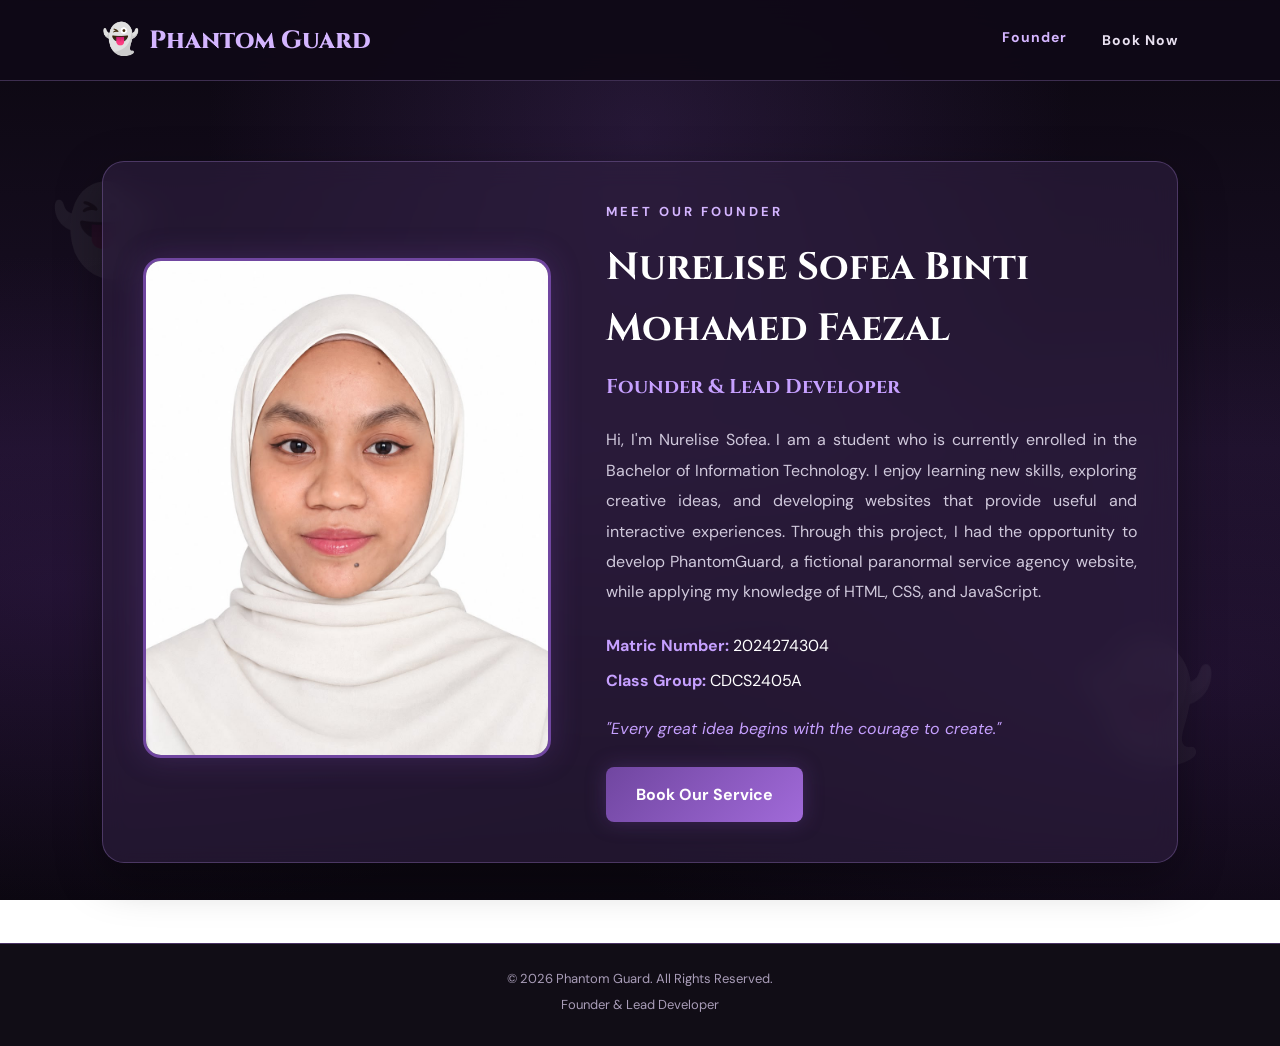
<file: index.html>
<!DOCTYPE html>
<html lang="en">
<head>
    <meta charset="UTF-8">
    <meta name="viewport" content="width=device-width, initial-scale=1.0">

    <title>Founder | Phantom Guard</title>

    <link rel="stylesheet" href="css/style.css">
</head>

<body>

    <!-- Navigation Bar -->
    <header>
        <nav class="navbar">

            <div class="logo">
                <span class="logo-icon">👻</span>
                Phantom Guard
            </div>

            <ul class="nav-links">
                <li>
                    <a href="index.html" class="active">Founder</a>
                </li>

                <li>
                    <a href="booking.html">Book Now</a>
                </li>
            </ul>

        </nav>
    </header>


    <!-- Main Content -->
    <main>

        <!-- Personal Portfolio / Founder Profile -->
        <section class="founder">

            <div class="founder-content">

                <!-- Profile Picture -->
                <div class="founder-image">
                    <img src="images/founder.jpg"
                         alt="Founder Profile Picture">
                </div>


                <!-- Personal Introduction -->
                <div class="founder-details">

                    <p class="founder-label">
                        MEET OUR FOUNDER
                    </p>

                    <h1>
                        Nurelise Sofea Binti Mohamed Faezal
                    </h1>

                    <h3>
                        Founder & Lead Developer
                    </h3>

                    <p class="founder-intro">
                        Hi, I'm Nurelise Sofea. I am a student who is currently
                        enrolled in the Bachelor of Information Technology.
                        I enjoy learning new skills, exploring creative
                        ideas, and developing websites that provide
                        useful and interactive experiences.

                        Through this project, I had the opportunity
                        to develop PhantomGuard, a fictional paranormal
                        service agency website, while applying my
                        knowledge of HTML, CSS, and JavaScript.
                    </p>


                    <!-- Academic Information -->
                    <div class="founder-info">

                        <p>
                            <strong>Matric Number:</strong>
                            2024274304
                        </p>

                        <p>
                            <strong>Class Group:</strong>
                            CDCS2405A
                        </p>

                    </div>


                    <!-- Personal Quote -->
                    <p class="founder-slogan">
                        "Every great idea begins with the courage to create."
                    </p>


                    <!-- Booking Button -->
                    <div class="founder-booking">
                        <a href="booking.html" class="book-btn">
                            Book Our Service
                        </a>
                    </div>

                </div>

            </div>

        </section>

    </main>


    <!-- Footer -->
    <footer>

        <p>
            &copy; 2026 Phantom Guard. All Rights Reserved.
        </p>

        <p>
            Founder & Lead Developer 
        </p>

    </footer>

</body>
</html>
</file>
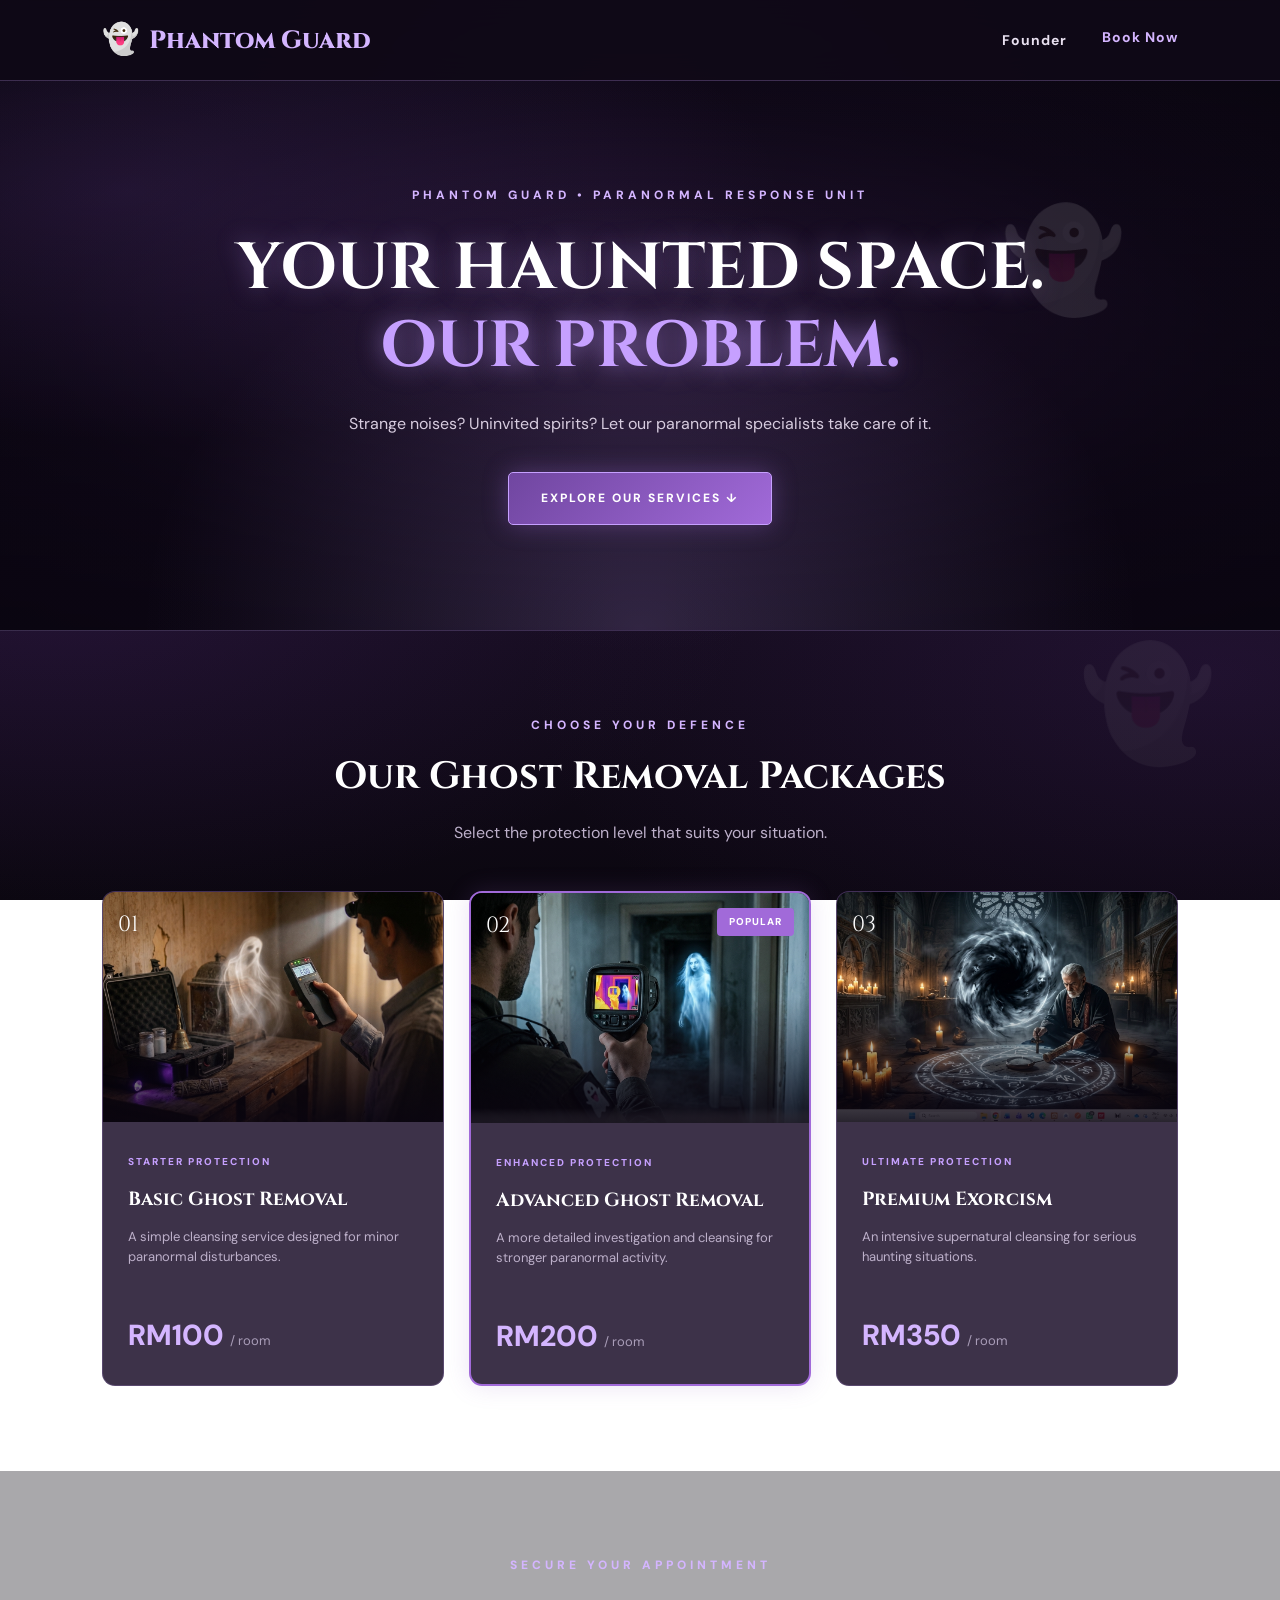
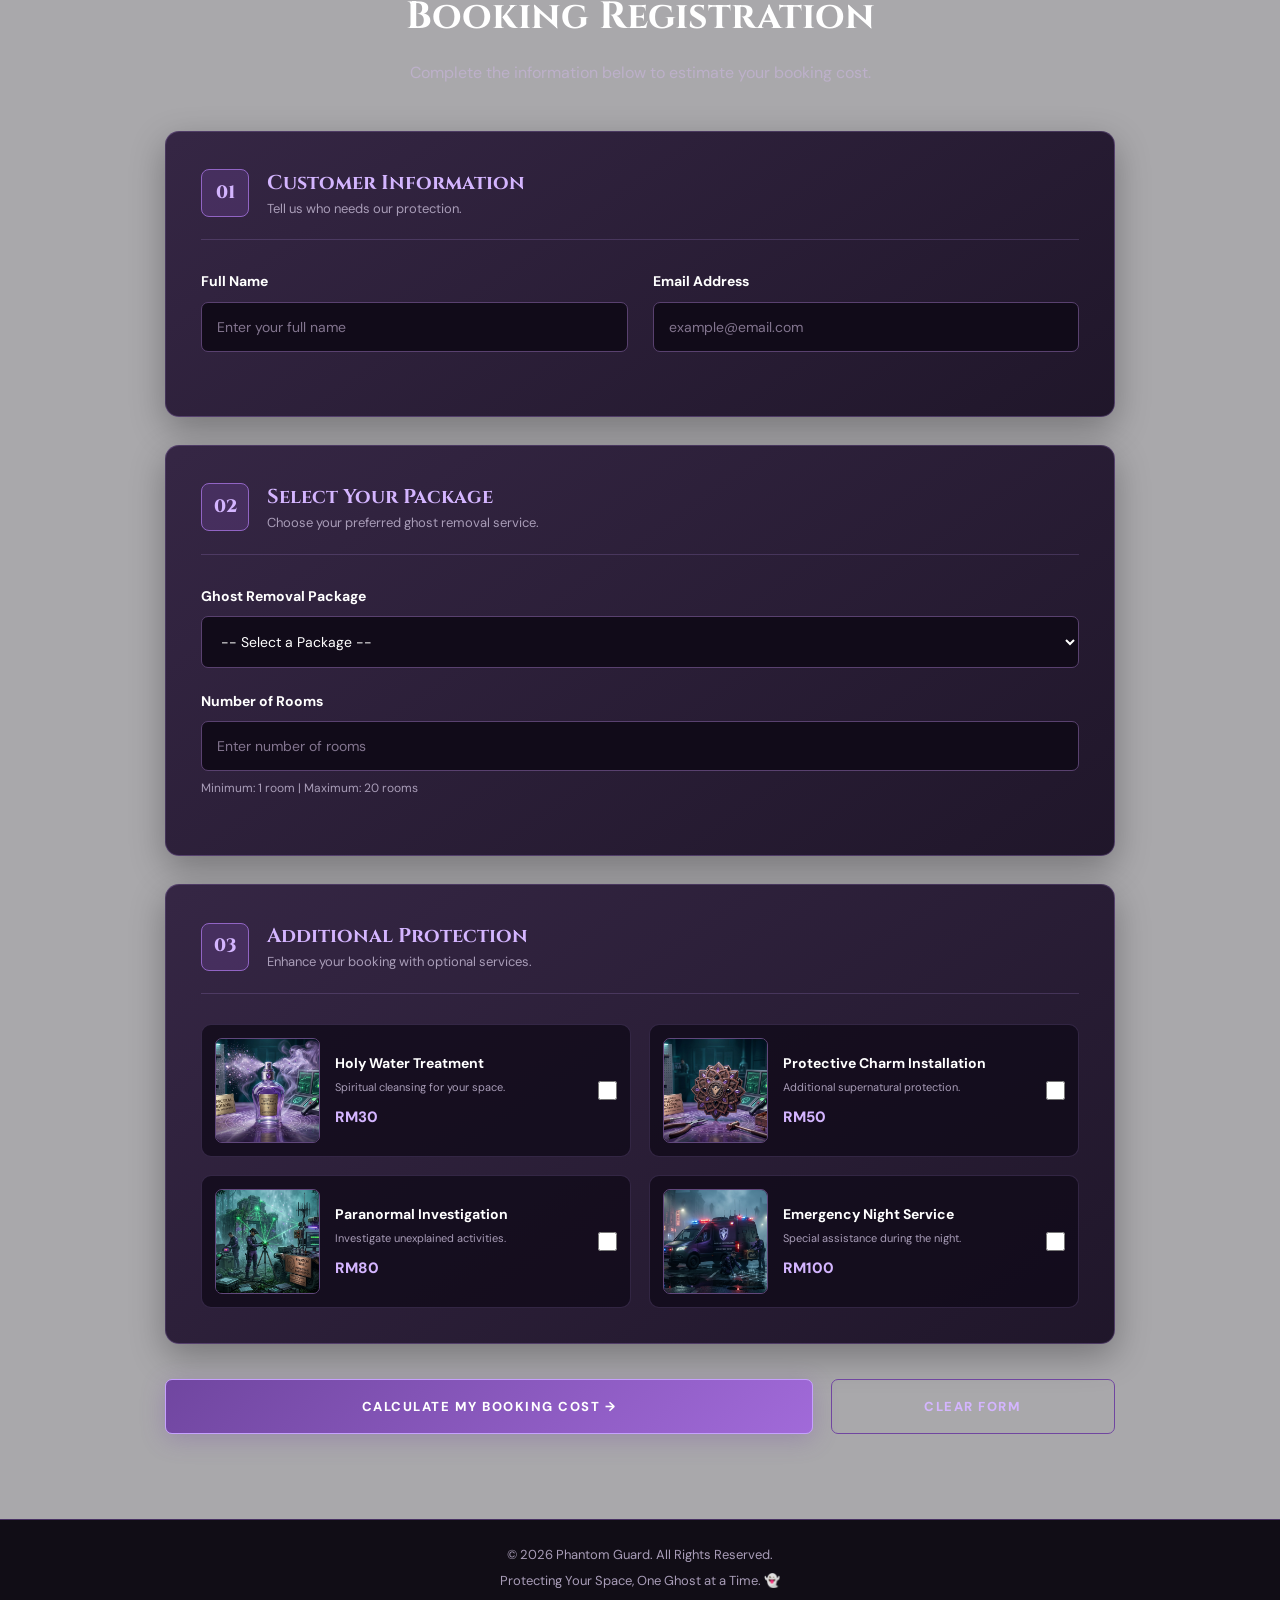
<file: booking.html>
<!DOCTYPE html>
<html lang="en">
<head>
    <meta charset="UTF-8">
    <meta name="viewport" content="width=device-width, initial-scale=1.0">

    <title>Book a Service | Phantom Guard</title>

    <link rel="stylesheet" href="css/style.css">
    <script src="js/script.js" defer></script>
</head>

<body>

    <!-- Navigation Bar -->
    <header>
        <nav class="navbar">

            <div class="logo">
                <span class="logo-icon">👻</span>
                Phantom Guard
            </div>

            <ul class="nav-links">
                <li><a href="index.html">Founder</a></li>
                <li><a href="booking.html" class="active">Book Now</a></li>
            </ul>

        </nav>
    </header>

    <main>

        <!-- Booking Hero Section -->
        <section class="booking-hero">

            <div class="hero-overlay"></div>

            <div class="hero-content">

                <p class="tagline">PHANTOM GUARD • PARANORMAL RESPONSE UNIT</p>

                <h1>
                    YOUR HAUNTED SPACE.
                    <span>OUR PROBLEM.</span>
                </h1>

                <p>
                    Strange noises? Uninvited spirits?
                    Let our paranormal specialists take care of it.
                </p>

                <a href="#bookingForm" class="hero-btn">
                    EXPLORE OUR SERVICES ↓
                </a>

            </div>

            <div class="hero-decoration">👻</div>

        </section>


        <!-- Service Package Section -->
        <section class="package-section">

            <div class="section-heading">
                <p class="section-tag">CHOOSE YOUR DEFENCE</p>
                <h2>Our Ghost Removal Packages</h2>
                <p>Select the protection level that suits your situation.</p>
            </div>

            <div class="package-grid">

                <!-- Basic Package -->
                <div class="package-card">

                    <div class="service-image">
                        <img src="images/basicGhostRemoval.jpg"
                             alt="Basic ghost removal service">
                        <span class="image-number">01</span>
                    </div>

                    <div class="package-content">
                        <span class="package-label">STARTER PROTECTION</span>
                        <h3>Basic Ghost Removal</h3>

                        <p>
                            A simple cleansing service designed
                            for minor paranormal disturbances.
                        </p>

                        <div class="package-price">
                            RM100 <span>/ room</span>
                        </div>
                    </div>

                </div>


                <!-- Advanced Package -->
                <div class="package-card featured-package">

                    <div class="service-image">
                        <img src="images/advancedGhostRemoval.jpg"
                             alt="Advanced ghost removal service">
                        <span class="image-number">02</span>
                        <span class="popular-label">POPULAR</span>
                    </div>

                    <div class="package-content">
                        <span class="package-label">ENHANCED PROTECTION</span>
                        <h3>Advanced Ghost Removal</h3>

                        <p>
                            A more detailed investigation and
                            cleansing for stronger paranormal activity.
                        </p>

                        <div class="package-price">
                            RM200 <span>/ room</span>
                        </div>
                    </div>

                </div>


                <!-- Premium Package -->
                <div class="package-card">

                    <div class="service-image">
                        <img src="images/premiumExorcism.jpg"
                             alt="Premium exorcism service">
                        <span class="image-number">03</span>
                    </div>

                    <div class="package-content">
                        <span class="package-label">ULTIMATE PROTECTION</span>
                        <h3>Premium Exorcism</h3>

                        <p>
                            An intensive supernatural cleansing
                            for serious haunting situations.
                        </p>

                        <div class="package-price">
                            RM350 <span>/ room</span>
                        </div>
                    </div>

                </div>

            </div>

        </section>


        <!-- Booking Form -->
        <section class="booking-section" id="bookingForm">

            <div class="section-heading">
                <p class="section-tag">SECURE YOUR APPOINTMENT</p>
                <h2>Booking Registration</h2>
                <p>Complete the information below to estimate your booking cost.</p>
            </div>


            <form id="bookingFormElement" novalidate>

                <!-- Customer Information -->
                <div class="form-card">

                    <div class="form-heading">
                        <span>01</span>
                        <div>
                            <h2>Customer Information</h2>
                            <p>Tell us who needs our protection.</p>
                        </div>
                    </div>

                    <div class="form-grid">

                        <div class="form-group">
                            <label for="customerName">Full Name</label>
                            <input type="text" id="customerName" placeholder="Enter your full name" required>
                            <small class="error-message" id="nameError"></small>
                        </div>

                        <div class="form-group">
                            <label for="customerEmail">Email Address</label>
                            <input type="email" id="customerEmail" placeholder="example@email.com" required>
                            <small class="error-message" id="emailError"></small>
                        </div>

                    </div>

                </div>


                <!-- Package Selection -->
                <div class="form-card">

                    <div class="form-heading">
                        <span>02</span>
                        <div>
                            <h2>Select Your Package</h2>
                            <p>Choose your preferred ghost removal service.</p>
                        </div>
                    </div>

                    <div class="form-group">

                        <label for="package">Ghost Removal Package</label>

                        <select id="package" required>

                            <option value="">-- Select a Package --</option>

                            <option value="100">
                                Basic Ghost Removal - RM100 per room
                            </option>

                            <option value="200">
                                Advanced Ghost Removal - RM200 per room
                            </option>

                            <option value="350">
                                Premium Exorcism - RM350 per room
                            </option>

                        </select>
                        <small class="error-message" id="packageError"></small>

                    </div>

                    <div class="form-group">

                        <label for="quantity">Number of Rooms</label>

                        <input type="number" id="quantity" min="1" max="20" placeholder="Enter number of rooms" required>

                        <small>Minimum: 1 room | Maximum: 20 rooms</small>

                        <small class="error-message" id="quantityError"></small>

                    </div>

                </div>


                <!-- Extra Services -->
                <div class="form-card">

                    <div class="form-heading">
                        <span>03</span>
                        <div>
                            <h2>Additional Protection</h2>
                            <p>Enhance your booking with optional services.</p>
                        </div>
                    </div>

                    <div class="extra-grid">

                        <!-- Holy Water -->
                        <label class="extra-option">

                            <img src="images/holyWater.jpg"
                                 alt="Holy water treatment">

                            <div class="extra-info">
                                <h3>Holy Water Treatment</h3>
                                <p>Spiritual cleansing for your space.</p>
                                <span>RM30</span>
                            </div>

                            <input
                                type="checkbox"
                                class="extra"
                                value="30"
                                data-name="Holy Water Treatment"
                            >

                        </label>


                        <!-- Protective Charm -->
                        <label class="extra-option">

                            <img src="images/protectiveCharm.jpg"
                                 alt="Protective charm installation">

                            <div class="extra-info">
                                <h3>Protective Charm Installation</h3>
                                <p>Additional supernatural protection.</p>
                                <span>RM50</span>
                            </div>

                            <input
                                type="checkbox"
                                class="extra"
                                value="50"
                                data-name="Protective Charm Installation"
                            >

                        </label>


                        <!-- Investigation -->
                        <label class="extra-option">

                            <img src="images/paranormalInvestigation.jpg"
                                 alt="Paranormal investigation">

                            <div class="extra-info">
                                <h3>Paranormal Investigation</h3>
                                <p>Investigate unexplained activities.</p>
                                <span>RM80</span>
                            </div>

                            <input
                                type="checkbox"
                                class="extra"
                                value="80"
                                data-name="Paranormal Investigation"
                            >

                        </label>


                        <!-- Emergency Service -->
                        <label class="extra-option">

                            <img src="images/emergencyNight.jpg"
                                 alt="Emergency night service">

                            <div class="extra-info">
                                <h3>Emergency Night Service</h3>
                                <p>Special assistance during the night.</p>
                                <span>RM100</span>
                            </div>

                            <input
                                type="checkbox"
                                class="extra"
                                value="100"
                                data-name="Emergency Night Service"
                            >

                        </label>

                    </div>

                </div>


                <!-- Calculate Buttons -->
                <div class="calculate-area">

                    <button type="submit" class="calculate-btn">
                        CALCULATE MY BOOKING COST →
                    </button>

                    <button type="reset" class="reset-btn">
                        CLEAR FORM
                    </button>

                </div>

            </form>


            <!-- Booking Result -->
            <div id="bookingResult" class="result-card" hidden>

                <div class="result-heading">
                    <span>👻</span>
                    <div>
                        <p class="section-tag">MISSION DETAILS</p>
                        <h2>Booking Summary</h2>
                    </div>
                </div>

                <div id="resultDetails"></div>

                <div class="total-price">

                    <span>Total Booking Cost</span>

                    <h2 id="totalCost">RM0.00</h2>

                </div>

                <p class="result-note">
                    Thank you for choosing PhantomGuard.
                    Your space deserves peace of mind.
                </p>

            </div>

        </section>

    </main>


    <!-- Footer -->
    <footer>

        <p>&copy; 2026 Phantom Guard. All Rights Reserved.</p>

        <p>Protecting Your Space, One Ghost at a Time. 👻</p>

    </footer>

</body>
</html>
</file>
<file: css/style.css>
/* =========================================
   1. GENERAL SETTINGS
========================================= */

@import url('https://fonts.googleapis.com/css2?family=Cinzel:wght@400;500;600;700;800&family=DM+Sans:wght@400;500;600;700&display=swap');

* {
    margin: 0;
    padding: 0;
    box-sizing: border-box;
}

html {
    scroll-behavior: smooth;
}

body {
    font-family: 'DM Sans', Arial, sans-serif;
    color: #ffffff;
    line-height: 1.6;
    min-height: 100vh;
    overflow-x: hidden;

    background:
        radial-gradient(ellipse at 50% 15%, rgba(112,70,160,0.23), transparent 48%),
        radial-gradient(ellipse at 5% 65%, rgba(91,43,135,0.20), transparent 40%),
        radial-gradient(ellipse at 95% 75%, rgba(91,43,135,0.18), transparent 40%),
        linear-gradient(180deg, #0b0710, #1b1027 50%, #0b0710);

    background-attachment: fixed;
}

h1, h2, h3 {
    font-family: 'Cinzel', Georgia, serif;
}

button, input, select {
    font-family: 'DM Sans', Arial, sans-serif;
}

header,
main,
footer {
    position: relative;
    z-index: 1;
}


/* =========================================
   2. FLOATING GHOST BACKGROUND
========================================= */

body::before {
    content: "👻";
    position: fixed;
    top: 18%;
    left: 4%;
    font-size: 85px;
    opacity: 0.07;
    pointer-events: none;
    z-index: 0;
    animation: ghostFloat 8s ease-in-out infinite;
}

body::after {
    content: "👻";
    position: fixed;
    right: 5%;
    bottom: 12%;
    font-size: 110px;
    opacity: 0.06;
    pointer-events: none;
    z-index: 0;
    animation: ghostFloat 10s ease-in-out infinite reverse;
}

@keyframes ghostFloat {
    0%, 100% {
        transform: translateY(0) rotate(-8deg);
    }

    50% {
        transform: translateY(-30px) rotate(8deg);
    }
}


/* =========================================
   3. NAVIGATION BAR
========================================= */

header {
    background: rgba(15, 9, 23, 0.94);
    border-bottom: 1px solid rgba(198,160,255,0.25);
    position: sticky;
    top: 0;
    z-index: 100;
    width: 100%;
    backdrop-filter: blur(15px);
}

.navbar {
    display: flex;
    justify-content: space-between;
    align-items: center;
    height: 80px;
    padding: 0 8%;
}

.logo {
    display: flex;
    align-items: center;
    gap: 10px;
    color: #d4b5ff;
    font-family: 'Cinzel', Georgia, serif;
    font-size: 25px;
    font-weight: 800;
    line-height: 1;
    white-space: nowrap;
}

.logo-icon {
    font-size: 30px;
    animation: logoFloat 3s ease-in-out infinite;
}

@keyframes logoFloat {
    0%, 100% {
        transform: translateY(0);
    }

    50% {
        transform: translateY(-5px);
    }
}

.nav-links {
    display: flex;
    align-items: center;
    list-style: none;
    gap: 35px;
}

.nav-links a {
    display: inline-block;
    text-decoration: none;
    color: #e8e0f0;
    font-size: 14px;
    font-weight: 700;
    letter-spacing: 1px;
    transition: 0.3s;
}

.nav-links a:hover,
.nav-links a.active {
    color: #d4b5ff;
    transform: translateY(-3px);
}


/* =========================================
   4. FOUNDER PAGE
========================================= */

.founder {
    min-height: 750px;
    padding: 80px 8%;
    display: flex;
    align-items: center;
}

.founder-content {
    max-width: 1100px;
    width: 100%;
    margin: auto;
    display: flex;
    align-items: center;
    gap: 55px;

    background: rgba(45,30,62,0.65);
    border: 1px solid rgba(198,160,255,0.25);
    border-radius: 22px;
    padding: 40px;
    backdrop-filter: blur(12px);

    box-shadow: 0 15px 45px rgba(0,0,0,0.35);
    transition: 0.4s;
}

.founder-content:hover {
    border-color: #9164c4;
    box-shadow: 0 15px 50px rgba(112,70,160,0.3);
}

.founder-image {
    flex: 1;
}

.founder-image img {
    width: 100%;
    max-width: 420px;
    height: 500px;
    object-fit: cover;
    border-radius: 18px;
    border: 3px solid #7046a0;
    box-shadow: 0 0 30px rgba(112,70,160,0.3);
    transition: 0.5s;
}

.founder-image img:hover {
    transform: scale(1.04);
    box-shadow: 0 0 35px rgba(198,160,255,0.5);
}

.founder-details {
    flex: 1.3;
    min-width: 0;
}

.founder-label {
    color: #d4b5ff;
    font-size: 13px;
    font-weight: bold;
    letter-spacing: 3px;
    margin-bottom: 15px;
}

.founder-details h1 {
    font-size: 38px;
    margin-bottom: 12px;
}

.founder-details h3 {
    color: #c6a0ff;
    font-size: 20px;
    margin-bottom: 22px;
}

.founder-intro {
    color: #d0c9dc;
    line-height: 1.9;
    margin-bottom: 25px;
    text-align: justify;
}

.founder-info {
    margin-bottom: 22px;
}

.founder-info p {
    margin-bottom: 10px;
}

.founder-info strong {
    color: #c6a0ff;
}

.founder-slogan {
    color: #c6a0ff;
    font-style: italic;
    margin-bottom: 10px;
}

.founder-booking {
    margin-top: 25px;
}

.founder-booking .book-btn {
    display: inline-block;
    background: linear-gradient(135deg, #7046a0, #a16ad9);
    color: #ffffff;
    padding: 15px 30px;
    border-radius: 8px;
    text-decoration: none;
    font-weight: bold;
    transition: 0.3s;
    box-shadow: 0 0 20px rgba(112,70,160,0.35);
}

.founder-booking .book-btn:hover {
    transform: translateY(-4px);
    box-shadow: 0 0 30px rgba(198,160,255,0.6);
}


/* =========================================
   5. FOOTER
========================================= */

footer {
    background: rgba(10,6,15,0.97);
    text-align: center;
    padding: 25px 10px;
    border-top: 1px solid #493263;
}

footer p {
    color: #a99db8;
    font-size: 13px;
    margin-bottom: 5px;
}


/* =========================================
   6. BOOKING HERO SECTION
========================================= */

.booking-hero {
    min-height: 550px;
    position: relative;
    display: flex;
    align-items: center;
    justify-content: center;
    text-align: center;
    overflow: hidden;
    padding: 90px 8%;

    background:
        linear-gradient(rgba(10,5,17,0.55), rgba(10,5,17,0.88)),
        radial-gradient(ellipse at center, #54316f, #170d22 65%, #09060e);
    border-bottom: 1px solid rgba(198,160,255,0.25);
}

.booking-hero::before {
    content: "";
    position: absolute;
    inset: 0;
    background:
        radial-gradient(ellipse at 50% 100%, rgba(198,160,255,0.20), transparent 55%),
        radial-gradient(ellipse at 10% 20%, rgba(112,70,160,0.25), transparent 40%);
    animation: heroGlow 5s ease-in-out infinite alternate;
}

@keyframes heroGlow {
    from {
        opacity: 0.5;
    }

    to {
        opacity: 1;
    }
}

.hero-overlay {
    position: absolute;
    inset: 0;
    background: linear-gradient(90deg, rgba(10,5,17,0.2), transparent, rgba(10,5,17,0.2));
}

.hero-content {
    position: relative;
    z-index: 2;
    max-width: 850px;
}

.tagline,
.section-tag {
    color: #d4b5ff;
    font-size: 12px;
    font-weight: 800;
    letter-spacing: 4px;
}

.booking-hero h1 {
    font-size: clamp(35px, 6vw, 65px);
    line-height: 1.2;
    margin: 25px 0;
    text-shadow: 0 0 25px rgba(198,160,255,0.35);
}

.booking-hero h1 span {
    display: block;
    color: #c6a0ff;
    text-shadow: 0 0 25px rgba(198,160,255,0.6);
}

.booking-hero .hero-content > p:not(.tagline) {
    color: #d7ccdf;
    font-size: 16px;
    max-width: 650px;
    margin: 0 auto 35px;
}

.hero-btn {
    display: inline-block;
    padding: 16px 32px;
    color: #ffffff;
    background: linear-gradient(135deg, #7046a0, #a16ad9);
    border: 1px solid #c6a0ff;
    border-radius: 5px;
    text-decoration: none;
    font-weight: 800;
    font-size: 12px;
    letter-spacing: 2px;
    transition: 0.3s;
    box-shadow: 0 0 25px rgba(145,100,196,0.4);
}

.hero-btn:hover {
    transform: translateY(-5px);
    box-shadow: 0 0 35px rgba(198,160,255,0.65);
    background: linear-gradient(135deg, #9164c4, #c6a0ff);
}

.hero-decoration {
    position: absolute;
    right: 12%;
    top: 18%;
    font-size: 100px;
    opacity: 0.12;
    animation: ghostFloat 7s ease-in-out infinite;
}


/* =========================================
   7. SECTION HEADINGS
========================================= */

.section-heading {
    text-align: center;
    max-width: 750px;
    margin: 0 auto 45px;
}

.section-heading h2 {
    font-size: clamp(26px, 4vw, 38px);
    margin: 12px 0;
    color: #ffffff;
}

.section-heading > p:last-child {
    color: #bdb0ca;
}


/* =========================================
   8. PACKAGE CARDS
========================================= */

.package-section {
    padding: 85px 8%;
}

.package-grid {
    max-width: 1150px;
    margin: auto;
    display: grid;
    grid-template-columns: repeat(3, 1fr);
    gap: 25px;
}

.package-card {
    position: relative;
    overflow: hidden;
    background: rgba(35,22,48,0.88);
    border: 1px solid rgba(198,160,255,0.2);
    border-radius: 13px;
    transition: 0.4s;
}

.package-card:hover {
    transform: translateY(-10px);
    border-color: #c6a0ff;
    box-shadow: 0 15px 40px rgba(112,70,160,0.35);
}

.featured-package {
    border: 2px solid #a16ad9;
    box-shadow: 0 0 25px rgba(145,100,196,0.18);
}

.service-image {
    height: 230px;
    position: relative;
    overflow: hidden;
}

.service-image img {
    width: 100%;
    height: 100%;
    object-fit: cover;
    transition: transform 0.6s;
}

.package-card:hover .service-image img {
    transform: scale(1.1);
}

.service-image::after {
    content: "";
    position: absolute;
    inset: 0;
    background: linear-gradient(transparent 45%, rgba(10,5,17,0.85));
}

.image-number {
    position: absolute;
    top: 15px;
    left: 15px;
    z-index: 2;
    font-family: 'Cinzel', Georgia, serif;
    font-size: 22px;
    color: #ffffff;
    text-shadow: 0 0 12px #000000;
}

.popular-label {
    position: absolute;
    top: 15px;
    right: 15px;
    z-index: 2;
    padding: 6px 12px;
    background: #a16ad9;
    border-radius: 4px;
    font-size: 10px;
    font-weight: 800;
    letter-spacing: 1px;
}

.package-content {
    padding: 25px;
}

.package-label {
    color: #c6a0ff;
    font-size: 10px;
    font-weight: 800;
    letter-spacing: 2px;
}

.package-content h3 {
    font-size: 19px;
    margin: 12px 0;
}

.package-content p {
    color: #bdb0ca;
    font-size: 13px;
    min-height: 65px;
}

.package-price {
    color: #d4b5ff;
    font-size: 29px;
    font-weight: 800;
    margin-top: 20px;
}

.package-price span {
    font-size: 13px;
    color: #a99db8;
    font-weight: 400;
}


/* =========================================
   9. BOOKING FORM SECTION
========================================= */

.booking-section {
    padding: 85px 8%;
    background: rgba(10,6,15,0.35);
}

#bookingFormElement {
    max-width: 950px;
    margin: auto;
}

.form-card {
    max-width: 950px;
    margin: 0 auto 28px;
    padding: 35px;
    background: linear-gradient(145deg, rgba(46,30,62,0.94), rgba(23,13,34,0.94));
    border: 1px solid rgba(198,160,255,0.22);
    border-radius: 14px;
    box-shadow: 0 12px 35px rgba(0,0,0,0.3);
    transition: 0.3s;
}

.form-card:hover {
    border-color: rgba(198,160,255,0.6);
    box-shadow: 0 12px 40px rgba(112,70,160,0.2);
}

.form-heading {
    display: flex;
    align-items: center;
    gap: 18px;
    margin-bottom: 30px;
    padding-bottom: 20px;
    border-bottom: 1px solid rgba(198,160,255,0.18);
}

.form-heading > span {
    min-width: 48px;
    height: 48px;
    display: flex;
    align-items: center;
    justify-content: center;
    background: rgba(112,70,160,0.3);
    border: 1px solid #9164c4;
    border-radius: 8px;
    color: #d4b5ff;
    font-family: 'Cinzel', Georgia, serif;
    font-size: 18px;
    font-weight: 800;
}

.form-heading h2 {
    font-size: 20px;
    color: #d4b5ff;
}

.form-heading p {
    color: #a99db8;
    font-size: 13px;
}

.form-grid {
    display: grid;
    grid-template-columns: 1fr 1fr;
    gap: 25px;
}

.form-group {
    margin-bottom: 22px;
}

.form-group label {
    display: block;
    color: #ffffff;
    font-weight: 700;
    font-size: 14px;
    margin-bottom: 9px;
}

.form-group input,
.form-group select {
    width: 100%;
    padding: 15px;
    background: #110b19;
    color: #ffffff;
    border: 1px solid #59416f;
    border-radius: 7px;
    outline: none;
    font-size: 14px;
    transition: 0.3s;
}

.form-group input::placeholder {
    color: #83758f;
}

.form-group input:hover,
.form-group select:hover {
    border-color: #9164c4;
}

.form-group input:focus,
.form-group select:focus {
    border-color: #c6a0ff;
    box-shadow: 0 0 15px rgba(198,160,255,0.2);
}

/* Normal instruction text */

.form-group small:not(.error-message) {
    display: block;
    color: #a99db8;
    font-size: 12px;
    margin-top: 8px;
}


/* =========================================
   10. EXTRA SERVICE IMAGE CARDS
========================================= */

.extra-grid {
    display: grid;
    grid-template-columns: repeat(2, 1fr);
    gap: 18px;
}

.extra-option {
    display: flex;
    align-items: center;
    gap: 15px;
    padding: 13px;
    position: relative;
    background: rgba(17,11,25,0.8);
    border: 1px solid rgba(198,160,255,0.17);
    border-radius: 10px;
    cursor: pointer;
    transition: 0.3s;
}

.extra-option:hover {
    background: rgba(112,70,160,0.18);
    border-color: #9164c4;
    transform: translateY(-4px);
    box-shadow: 0 8px 22px rgba(112,70,160,0.18);
}

.extra-option img {
    width: 105px;
    height: 105px;
    object-fit: cover;
    border-radius: 7px;
    border: 1px solid #60477b;
}

.extra-info {
    flex: 1;
}

.extra-info h3 {
    font-family: 'DM Sans', Arial, sans-serif;
    font-size: 14px;
    color: #ffffff;
    margin-bottom: 5px;
}

.extra-info p {
    color: #a99db8;
    font-size: 11px;
    line-height: 1.5;
    margin-bottom: 8px;
}

.extra-info span {
    color: #d4b5ff;
    font-weight: 800;
    font-size: 15px;
}

.extra-option input {
    width: 19px;
    height: 19px;
    accent-color: #a16ad9;
    cursor: pointer;
    flex-shrink: 0;
}

.extra-option:has(input:checked) {
    background: rgba(112,70,160,0.25);
    border: 1px solid #c6a0ff;
    box-shadow: 0 0 18px rgba(145,100,196,0.2);
}


/* =========================================
   11. CALCULATE AND RESET BUTTONS
========================================= */

.calculate-area {
    max-width: 950px;
    margin: 35px auto 0;
    display: flex;
    gap: 18px;
}

.calculate-btn,
.reset-btn {
    flex: 1;
    padding: 18px 20px;
    border-radius: 7px;
    font-size: 13px;
    font-weight: 800;
    letter-spacing: 1.5px;
    cursor: pointer;
    transition: 0.3s;
}

.calculate-btn {
    color: #ffffff;
    background: linear-gradient(135deg, #7046a0, #a16ad9);
    border: 1px solid #c6a0ff;
    box-shadow: 0 5px 25px rgba(112,70,160,0.3);
}

.calculate-btn:hover {
    transform: translateY(-5px);
    box-shadow: 0 0 30px rgba(198,160,255,0.5);
    background: linear-gradient(135deg, #9164c4, #c6a0ff);
}

.reset-btn {
    flex: 0.4;
    color: #d4b5ff;
    background: transparent;
    border: 1px solid #7046a0;
}

.reset-btn:hover {
    background: rgba(112,70,160,0.25);
    border-color: #c6a0ff;
    transform: translateY(-5px);
}

.calculate-btn:active,
.reset-btn:active {
    transform: scale(0.97);
}


/* =========================================
   12. BOOKING RESULT
========================================= */

.result-card {
    max-width: 950px;
    margin: 35px auto 0;
    padding: 35px;
    background: linear-gradient(145deg, rgba(46,30,62,0.98), rgba(18,10,27,0.98));
    border: 1px solid #a16ad9;
    border-radius: 14px;
    box-shadow: 0 0 35px rgba(112,70,160,0.25);
    animation: resultAppear 0.5s ease;
}

.result-heading {
    display: flex;
    align-items: center;
    gap: 15px;
    margin-bottom: 25px;
    padding-bottom: 20px;
    border-bottom: 1px solid rgba(198,160,255,0.2);
}

.result-heading > span {
    font-size: 38px;
}

.result-heading h2 {
    font-size: 23px;
    color: #d4b5ff;
}


/* =========================================
   13. BOOKING SUMMARY CATEGORIES
========================================= */

.result-group {
    background: rgba(17,11,25,0.65);
    border: 1px solid rgba(198,160,255,0.18);
    border-radius: 12px;
    padding: 22px 24px;
    margin-bottom: 18px;
    transition: 0.3s;
}

.result-group:hover {
    border-color: rgba(198,160,255,0.5);
    background: rgba(35,22,48,0.85);
}

/* Category headings */

.result-group h3 {
    font-family: 'Cinzel', Georgia, serif;
    font-size: 16px;
    font-weight: 700;
    color: #d4b5ff;
    letter-spacing: 0.5px;
    margin-bottom: 12px;
    padding-bottom: 12px;
    border-bottom: 1px solid rgba(198,160,255,0.2);
}

/* Individual information rows */

.result-row {
    display: flex;
    justify-content: space-between;
    align-items: flex-start;
    gap: 20px;
    padding: 12px 0;
    border-bottom: 1px solid rgba(198,160,255,0.09);
}

.result-row:last-child {
    border-bottom: none;
    padding-bottom: 0;
}

/* Information labels */

.result-row span {
    color: #bdb0ca;
    font-size: 14px;
    font-weight: 500;
    flex: 1;
}

/* Information values */

.result-row strong {
    color: #ffffff;
    font-size: 14px;
    font-weight: 700;
    text-align: right;
    flex: 1;
    overflow-wrap: anywhere;
}


/* =========================================
   14. TOTAL BOOKING COST
========================================= */

.total-price {
    margin-top: 25px;
    padding: 28px;
    text-align: center;

    background:
        linear-gradient(135deg, rgba(112,70,160,0.35), rgba(46,30,62,0.8));

    border: 1px solid rgba(198,160,255,0.45);
    border-radius: 12px;

    box-shadow: 0 5px 25px rgba(112,70,160,0.15);
}

.total-price span {
    display: block;
    color: #cbb8df;
    font-size: 13px;
    font-weight: 700;
    letter-spacing: 2px;
    text-transform: uppercase;
}

.total-price h2 {
    color: #e2caff;
    font-size: 40px;
    margin-top: 8px;
    text-shadow: 0 0 20px rgba(198,160,255,0.4);
}

.result-note {
    text-align: center;
    color: #a99db8;
    font-size: 13px;
    font-style: italic;
    margin-top: 20px;
}

/* Result animation */

@keyframes resultAppear {
    from {
        opacity: 0;
        transform: translateY(20px);
    }

    to {
        opacity: 1;
        transform: translateY(0);
    }
}

/* Keep hidden booking summary hidden */

[hidden] {
    display: none !important;
}


/* =========================================
   15. RESPONSIVE DESIGN
========================================= */

@media (max-width: 900px) {

    .package-grid {
        grid-template-columns: repeat(2, 1fr);
    }

    .extra-grid {
        grid-template-columns: 1fr;
    }
}


@media (max-width: 768px) {

    .navbar {
        flex-direction: column;
        justify-content: center;
        gap: 15px;
        height: auto;
        min-height: 80px;
        padding: 15px 5%;
    }

    .nav-links {
        gap: 20px;
    }

    .logo {
        font-size: 23px;
    }

    .founder {
        padding: 50px 7%;
        min-height: auto;
    }

    .founder-content {
        flex-direction: column;
        text-align: center;
        gap: 30px;
        padding: 25px 18px;
    }

    .founder-image img {
        max-width: 300px;
        height: 350px;
    }

    .founder-details h1 {
        font-size: clamp(24px, 5vw, 30px);
        overflow-wrap: anywhere;
    }

    .founder-intro {
        text-align: left;
    }

    .booking-hero {
        min-height: 450px;
        padding: 70px 6%;
    }

    .hero-decoration {
        right: 5%;
        font-size: 65px;
    }

    .package-section,
    .booking-section {
        padding: 60px 6%;
    }

    .package-grid {
        grid-template-columns: 1fr;
    }

    .form-card {
        padding: 25px 18px;
    }

    .form-grid {
        grid-template-columns: 1fr;
        gap: 0;
    }

    .calculate-area {
        flex-direction: column;
    }

    .reset-btn {
        flex: 1;
    }

    .extra-option img {
        width: 85px;
        height: 85px;
    }

    .result-card {
        padding: 25px 18px;
    }

    .result-group {
        padding: 18px;
    }

    .result-group h3 {
        font-size: 14px;
    }

    .total-price h2 {
        font-size: 34px;
    }

    body::before {
        font-size: 50px;
    }

    body::after {
        font-size: 65px;
    }
}


@media (max-width: 420px) {

    .nav-links {
        gap: 14px;
    }

    .nav-links a {
        font-size: 12px;
    }

    .extra-option {
        gap: 9px;
        padding: 9px;
    }

    .extra-option img {
        width: 70px;
        height: 75px;
    }

    .extra-info h3 {
        font-size: 12px;
    }

    .extra-info p {
        font-size: 10px;
    }

    .extra-option input {
        width: 16px;
        height: 16px;
    }

    .result-row {
        flex-direction: column;
        gap: 5px;
    }

    .result-row span,
    .result-row strong {
        text-align: left;
    }

    .result-row strong {
        font-size: 14px;
    }

    .result-card {
        padding: 20px 14px;
    }

    .result-group {
        padding: 15px;
    }

    .total-price {
        padding: 22px 12px;
    }

    .total-price h2 {
        font-size: 30px;
    }
}


/* =========================================
   16. VALIDATION ERROR MESSAGES
========================================= */

.error-message {
    display: block;
    color: #ff7070;
    font-size: 13px;
    font-weight: 600;
    margin-top: 7px;
    min-height: 0;
}

.error-message:not(:empty) {
    margin-bottom: 8px;
}

.input-error {
    border: 1px solid #ff7070 !important;
    box-shadow: 0 0 8px rgba(255, 112, 112, 0.2);
}


/* =========================================
   17. ACCESSIBILITY
========================================= */

@media (prefers-reduced-motion: reduce) {

    *,
    *::before,
    *::after {
        animation-duration: 0.01ms !important;
        transition-duration: 0.01ms !important;
        scroll-behavior: auto !important;
    }
}


/* Keyboard focus effect */

a:focus-visible,
button:focus-visible,
input:focus-visible,
select:focus-visible {
    outline: 2px solid #d4b5ff;
    outline-offset: 4px;
}
</file>
